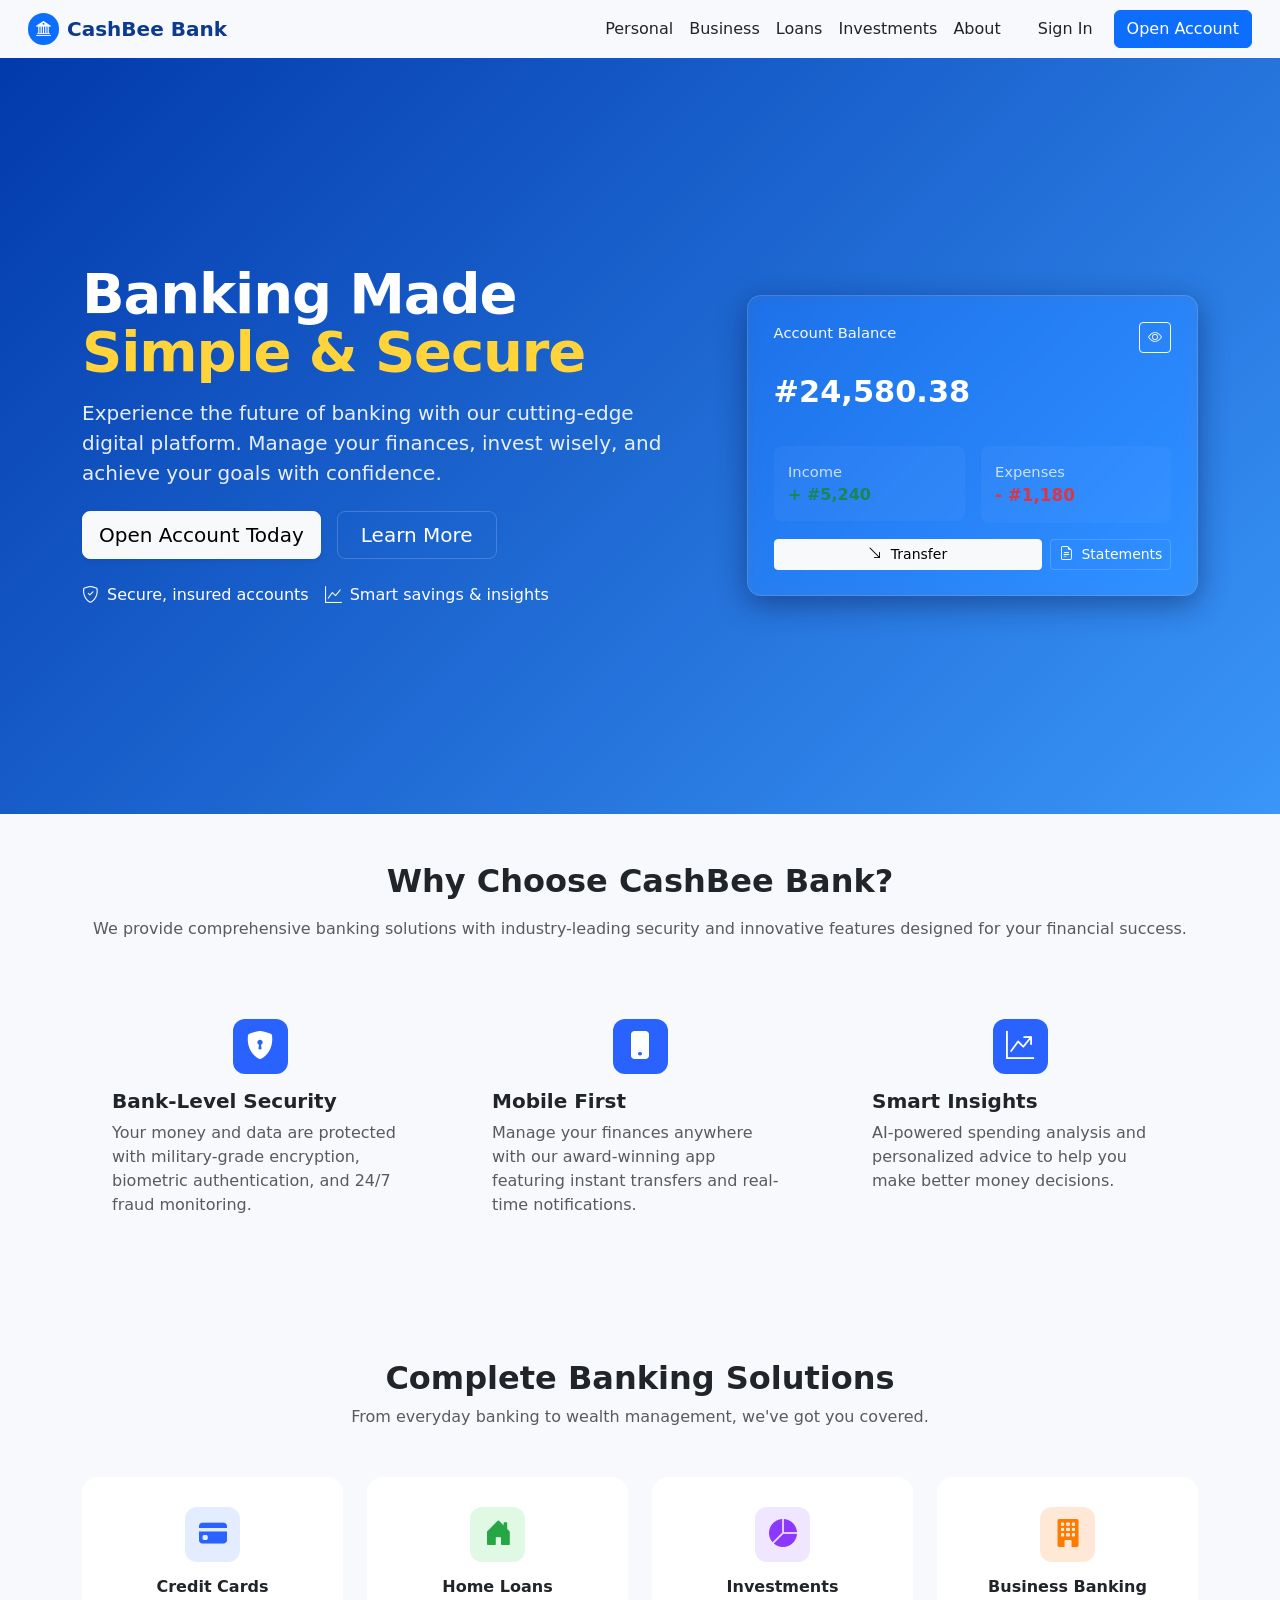
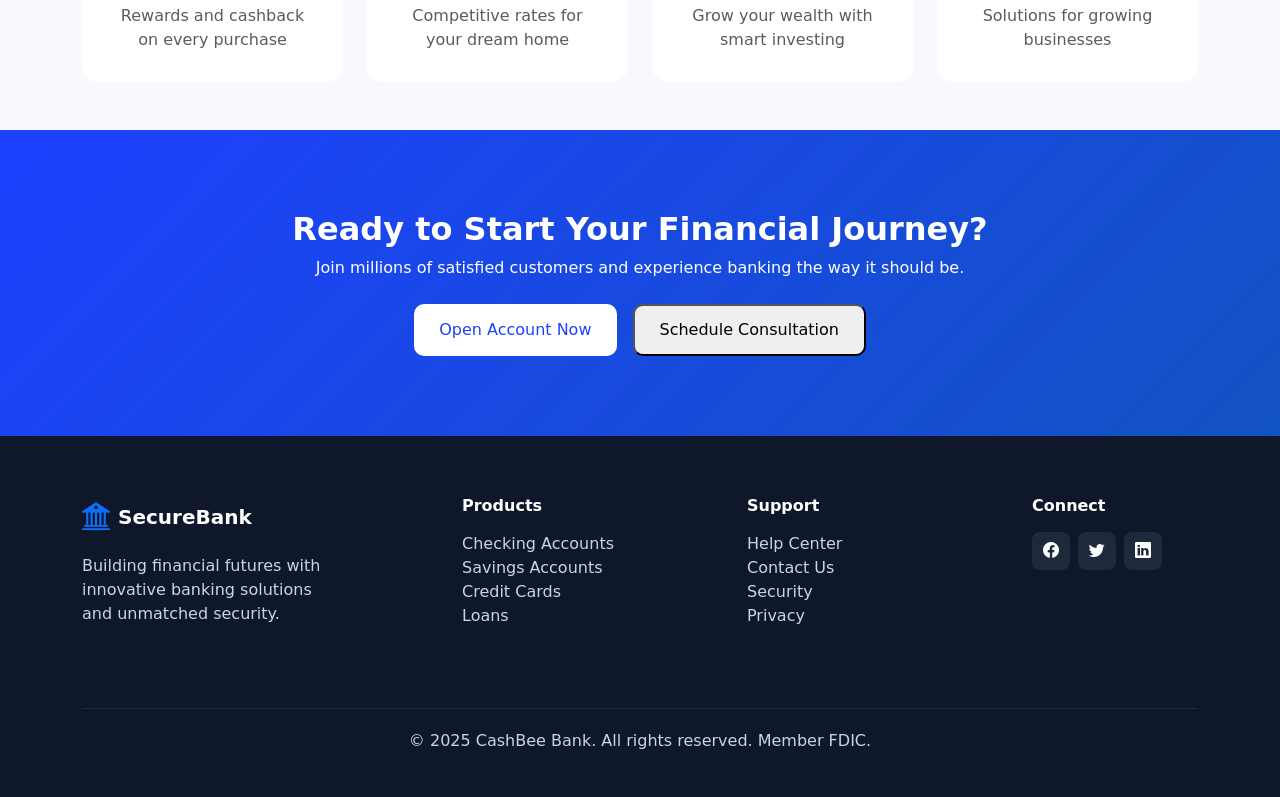
<file: index.html>
<!doctype html>
<html lang="en">
<head>
  <meta charset="utf-8" />
  <meta name="viewport" content="width=device-width, initial-scale=1" />
  <title>CashBee Bank </title>
    <link rel="icon" type="image/svg+xml" href="..//" />
  <link href="https://cdn.jsdelivr.net/npm/bootstrap@5.3.2/dist/css/bootstrap.min.css" rel="stylesheet">

  <link href="https://cdn.jsdelivr.net/npm/bootstrap-icons@1.11.3/font/bootstrap-icons.css" rel="stylesheet">
<link rel="stylesheet" href="style.css">
 
</head>
<body>
  <!-- Top nav -->
  <nav class="navbar navbar-expand-lg navbar-light px-3" aria-label="Top navigation">
    <div class="container-fluid">
      <a class="navbar-brand d-flex align-items-center gap-2" href="index.html">
        <span class="badge bg-primary rounded-pill p-2"><i class="bi bi-bank2"></i></span>
        <span class="fw-bold text-dark" style="color:#0b3a8f !important">CashBee Bank</span>
      </a>

      <button class="navbar-toggler" type="button" data-bs-toggle="collapse" data-bs-target="#mainNav" aria-controls="mainNav" aria-expanded="false" aria-label="Toggle navigation">
        <span class="navbar-toggler-icon"></span>
      </button>

      <div class="collapse navbar-collapse justify-content-end" id="mainNav">
        <ul class="navbar-nav align-items-center me-3">
          <li class="nav-item"><a class="nav-link text-dark" href="#">Personal</a></li>
          <li class="nav-item"><a class="nav-link text-dark" href="#">Business</a></li>
          <li class="nav-item"><a class="nav-link text-dark" href="#">Loans</a></li>
          <li class="nav-item"><a class="nav-link text-dark" href="#">Investments</a></li>
          <li class="nav-item"><a class="nav-link text-dark" href="#">About</a></li>
        </ul>

        <div class="d-flex gap-2">
          <a class="btn btn-link text-dark text-decoration-none" href="./signin_page/signin.html">Sign In</a>
          <a class="btn btn-primary" href="./sign up page/sign_up.html" role="button">Open Account</a>
        </div>
      </div>
    </div>
  </nav>

  <!-- HERO -->
  <header class="hero">
    <div class="container">
      <div class="row align-items-center">
        <!-- LEFT: text -->
        <div class="col-lg-7 col-md-8 fade-up">
          <h1 class="display-4">
            Banking Made<br />
            <span class="highlight">Simple &amp; Secure</span>
          </h1>

          <p class="lead">
            Experience the future of banking with our cutting-edge digital platform. Manage your finances, invest wisely, and achieve your goals with confidence.
          </p>

          <div class="d-flex gap-3 cta-group">
            <a href="./sign up page/sign up.html" class="btn btn-light btn-lg shadow-sm">Open Account Today</a>
            <a href="#" class="btn btn-outline-soft btn-lg">Learn More</a>
          </div>

          <!-- small proofs -->
          <div class="d-flex gap-3 mt-4 small-muted">
            <div class="d-flex align-items-center">
              <i class="bi bi-shield-check me-2" style="font-size:1.05rem"></i> Secure, insured accounts
            </div>
            <div class="d-flex align-items-center">
              <i class="bi bi-graph-up me-2" style="font-size:1.05rem"></i> Smart savings & insights
            </div>
          </div>
        </div>

        <!-- RIGHT: account card -->
        <div class="col-lg-5 col-md-4">
          <div class="card-wrapper">
            <div class="account-card fade-up">
              <div class="d-flex justify-content-between align-items-start">
                <div>
                  <div class="small-muted text-light">Account Balance</div>
                </div>
                <div>
                  <button class="btn btn-sm btn-outline-light" aria-pressed="false" title="Toggle balance visibility">
                    <i class="bi bi-eye"></i>
                  </button>
                </div>
              </div>

              <div class="mt-3 account-balance">
                #24,580.38
              </div>

              <div class="row mt-3 g-3">
                <div class="col-6">
                  <div class="stat-box bg-tertiary">
                    <div class="small-muted ">Income</div>
                    <div class="fw-bold  text-success">+ #5,240</div>
                  </div>
                </div>
                <div class="col-6">
                  <div class="stat-box b">
                    <div class="small-muted">Expenses</div>
                    <div class="stat-amount text-danger">- #1,180</div>
                  </div>
                </div>
              </div>

              <div class="mt-3 d-flex gap-2">
                <a class="btn btn-sm btn-light flex-grow-1" href="#"><i class="bi bi-arrow-down-right me-1"></i> Transfer</a>
                <a class="btn btn-sm btn-outline-soft" href="#"><i class="bi bi-file-earmark-text me-1"></i> Statements</a>
              </div>
            </div> <!-- account card -->
          </div>
        </div>

      </div> <!-- row -->
    </div> <!-- container -->
  </header>
  <section class="py-5 text-center bg-tertiary">
    <div class="container">

        <h2 class="fw-bold mb-3">Why Choose CashBee Bank?</h2>
        <p class="text-muted mb-5">
            We provide comprehensive banking solutions with industry-leading security and
            innovative features designed for your financial success.
        </p>

        <div class="row g-4">

            <!-- Bank-Level Security -->
            <div class="col-md-4">
                <div class="feature-card text-start">
                    <div class="icon-box">
                        <i class="bi bi-shield-lock-fill"></i>
                    </div>
                    <h5 class="fw-bold">Bank-Level Security</h5>
                    <p class="text-muted">
                        Your money and data are protected with military-grade encryption,
                        biometric authentication, and 24/7 fraud monitoring.
                    </p>
                </div>
            </div>

            <!-- Mobile First -->
            <div class="col-md-4">
                <div class="feature-card text-start">
                    <div class="icon-box">
                        <i class="bi bi-phone-fill"></i>
                    </div>
                    <h5 class="fw-bold">Mobile First</h5>
                    <p class="text-muted">
                        Manage your finances anywhere with our award-winning app featuring
                        instant transfers and real-time notifications.
                    </p>
                </div>
            </div>

            <!-- Smart Insights -->
            <div class="col-md-4 ">
                <div class="feature-card text-start">
                    <div class="icon-box">
                        <i class="bi bi-graph-up-arrow"></i>
                    </div>
                    <h5 class="fw-bold">Smart Insights</h5>
                    <p class="text-muted">
                        AI-powered spending analysis and personalized advice to help you
                        make better money decisions.
                    </p>
                </div>
            </div>

        </div>

    </div>
</section>
<section class="py-5 text-center">
    <div class="container">

        <h2 class="fw-bold mb-2 fade-up">Complete Banking Solutions</h2>
        <p class="text-muted mb-5 fade-up delay-1">
            From everyday banking to wealth management, we've got you covered.
        </p>

        <div class="row g-4">

            <!-- Credit Cards -->
            <div class="col-md-3 col-sm-6 fade-up delay-1">
                <div class="solution-card">
                    <div class="icon-box bg-blue">
                        <i class="bi bi-credit-card-fill"></i>
                    </div>
                    <h6 class="fw-bold">Credit Cards</h6>
                    <p class="text-muted mb-0">Rewards and cashback on every purchase</p>
                </div>
            </div>

            <!-- Home Loans -->
            <div class="col-md-3 col-sm-6 fade-up delay-2">
                <div class="solution-card">
                    <div class="icon-box bg-green">
                        <i class="bi bi-house-door-fill"></i>
                    </div>
                    <h6 class="fw-bold">Home Loans</h6>
                    <p class="text-muted mb-0">Competitive rates for your dream home</p>
                </div>
            </div>

            <!-- Investments -->
            <div class="col-md-3 col-sm-6 fade-up delay-3">
                <div class="solution-card">
                    <div class="icon-box bg-purple">
                        <i class="bi bi-pie-chart-fill"></i>
                    </div>
                    <h6 class="fw-bold">Investments</h6>
                    <p class="text-muted mb-0">Grow your wealth with smart investing</p>
                </div>
            </div>

            <!-- Business Banking -->
            <div class="col-md-3 col-sm-6 fade-up delay-4">
                <div class="solution-card">
                    <div class="icon-box bg-orange">
                        <i class="bi bi-building-fill"></i>
                    </div>
                    <h6 class="fw-bold">Business Banking</h6>
                    <p class="text-muted mb-0">Solutions for growing businesses</p>
                </div>
            </div>

        </div>

    </div>
</section>


<!-- CTA Section -->
<section class="cta-section text-center">
    <h2 class="fw-bold fade-up">Ready to Start Your Financial Journey?</h2>
    <p class="fade-up delay-1">
        Join millions of satisfied customers and experience banking the way it should be.
    </p>

    <div class="mt-4 fade-up delay-2 d-flex justify-content-center gap-3 flex-wrap">
        <button id="but" class="cta-btn btn-primary border-0">Open Account Now</button>
        <button class="cta-btn btn-outline-light">Schedule Consultation</button>
    </div>
</section>

<!-- Footer -->
<footer>
    <div class="container pb-4">
        <div class="row">

            <!-- Logo & Description -->
            <div class="col-md-4 mb-4 fade-up">
                <div class="d-flex align-items-center mb-3">
                    <i class="bi bi-bank2 fs-3 me-2 text-primary"></i>
                    <h5 class="text-white fw-bold mb-0">SecureBank</h5>
                </div>
                <p style="max-width: 260px;">
                    Building financial futures with innovative banking solutions and
                    unmatched security.
                </p>
            </div>

            <!-- Products -->
            <div class="col-md-3 mb-4 fade-up delay-1">
                <h6>Products</h6>
                <ul class="list-unstyled mt-3">
                    <li><a href="#">Checking Accounts</a></li>
                    <li><a href="#">Savings Accounts</a></li>
                    <li><a href="#">Credit Cards</a></li>
                    <li><a href="#">Loans</a></li>
                </ul>
            </div>

            <!-- Support -->
            <div class="col-md-3 mb-4 fade-up delay-2">
                <h6>Support</h6>
                <ul class="list-unstyled mt-3">
                    <li><a href="#">Help Center</a></li>
                    <li><a href="#">Contact Us</a></li>
                    <li><a href="#">Security</a></li>
                    <li><a href="#">Privacy</a></li>
                </ul>
            </div>

            <!-- Social -->
            <div class="col-md-2 mb-4 fade-up delay-3">
                <h6>Connect</h6>
                <div class="d-flex gap-2 mt-3">
                    <a class="social-icon" href="#"><i class="bi bi-facebook"></i></a>
                    <a class="social-icon" href="#"><i class="bi bi-twitter"></i></a>
                    <a class="social-icon" href="#"><i class="bi bi-linkedin"></i></a>
                </div>
            </div>

        </div>

    
        <div class="footer-bottom fade-up delay-3">
            <span>© 2025 CashBee Bank. All rights reserved. Member FDIC.</span>
        </div>
    </div>




  <script src="https://cdn.jsdelivr.net/npm/bootstrap@5.3.2/dist/js/bootstrap.bundle.min.js"></script>
</body>
</html>
</file>
<file: style.css>
:root{
      --accent-yellow: #FFD43B;
      --deep-blue-1: #1647b6;
      --deep-blue-2: #1f4cff;
      --muted-white: rgba(255,255,255,0.95);
    }
   .hero {
      min-height: 84vh;
      display: flex;
      align-items: center;
      background: linear-gradient(135deg, #023aab, #3a96f9);
      background-size: cover;
      background-position: center right;
      color: white;
      padding-top: 2.5rem;
      padding-bottom: 2.5rem;
    }


    .hero h1 {
      font-weight: 800;
      line-height: 1.05;
      letter-spacing: -0.02em;
      color: #fff;
    }

    .hero .highlight {
      color: var(--accent-yellow);
      display: inline-block;
    }

    .hero p.lead {
      color: rgba(255,255,255,0.9);
      max-width: 46ch;
      margin-top: 1rem;
      margin-bottom: 1.4rem;
    }

    .cta-group .btn {
      min-width: 160px;
    }


    .account-card {
      background: rgba(255,255,255,0.06);
      border: 1px solid rgba(255,255,255,0.12);
      border-radius: 14px;
      padding: 1.6rem;
      backdrop-filter: blur(8px) saturate(120%);
      -webkit-backdrop-filter: blur(8px) saturate(120%);
      box-shadow: 0 8px 30px rgba(8,20,60,0.45);
      color: #fff;
    }

    .account-card .account-balance {
      font-size: 1.9rem;
      font-weight: 700;
    }

    .account-card .small-muted {
      color: rgba(255,255,255,0.75);
      font-size: .92rem;
    }

    .stat-box {
      background: rgba(255,255,255,0.03);
      padding: 0.9rem;
      border-radius: 8px;
      text-align: left;
    }

    .stat-amount {
      font-weight: 600;
      font-size: 1.05rem;
    }

    /* Place the card nicely on larger screens */
    .card-wrapper {
      position: relative;
      margin-top: 1.2rem;
    }

    /* Adjust for small screens */
    @media (max-width: 991.98px) {
      .hero {
        background-position: center;
        padding-top: 3rem;
        padding-bottom: 3rem;
      }
      .account-card {
        margin-top: 1.2rem;
      }
    }

    /* Slight spacing for nav area */
    .topbar {
      height: 72px;
      display:flex;
      align-items:center;
      background: transparent;
    }

    /* subtle button style for second button */
    .btn-outline-soft {
      color: #fff;
      border-color: rgba(255,255,255,0.18);
      background: transparent;
    }
    .btn-outline-soft:hover {
      background: rgba(255,255,255,0.06);
      border-color: rgba(255,255,255,0.28);
    }

            .feature-card {
            background: #f8f9fc;
            border-radius: 16px;
            padding: 30px;
            transition: 0.3s ease;
            height: 100%;
        }
        .feature-card:hover {
            transform: translateY(-5px);
            box-shadow: 0 8px 18px rgba(0,0,0,0.08);
        }
        .icon-box {
            background: #2962ff;
            width: 60px;
            height: 60px;
            border-radius: 12px;
            display: flex;
            align-items: center;
            justify-content: center;
            color: white;
            font-size: 28px;
            margin-bottom: 20px;
        }

               body {
            background: #f8f9fc;
        }

        /* Fade-up animation */
        @keyframes fadeUp {
            0% {
                opacity: 0;
                transform: translateY(20px);
            }
            100% {
                opacity: 1;
                transform: translateY(0);
            }
        }

        .fade-up {
            opacity: 0;
            animation: fadeUp 0.9s ease forwards;
        }

        .delay-1 { animation-delay: 0.2s; }
        .delay-2 { animation-delay: 0.35s; }
        .delay-3 { animation-delay: 0.5s; }
        .delay-4 { animation-delay: 0.65s; }

        .solution-card {
            background: #ffffff;
            border-radius: 16px;
            padding: 30px;
            transition: 0.3s ease;
            height: 100%;
        }
        .solution-card:hover {
            transform: translateY(-5px);
            box-shadow: 0 8px 20px rgba(0,0,0,0.08);
        }

        .icon-box {
            width: 55px;
            height: 55px;
            border-radius: 12px;
            display: flex;
            align-items: center;
            justify-content: center;
            margin: 0 auto 15px;
            font-size: 28px;
        }

        .bg-blue { background: #e4edff; color: #2962ff; }
        .bg-green { background: #dff9e5; color: #26a645; }
        .bg-purple { background: #f0e6ff; color: #8b38ff; }
        .bg-orange { background: #ffe8d6; color: #ff7a00; }

        .cta-section {
            background: linear-gradient(135deg, #1e40ff, #1253c2);
            padding: 80px 20px;
            color: #fff;
        }
        .cta-btn {
            padding: 12px 25px;
            border-radius: 10px;
            font-weight: 500;
            cursor: pointer;
            transition: 0.3s ease;
        }
        .cta-btn.btn-primary {
            background: #fff;
            color: #1e40ff;
        }
        .cta-btn.btn-primary:hover {
            background: #eef2ff;
        }
        .cta-btn.btn-outline-light:hover {
            background: rgba(255,255,255,0.1);
        }

        /* Footer */
        footer {
            background: #0f172a;
            color: #cbd5e1;
            padding-top: 60px;
        }
        footer h6 {
            color: #fff;
            font-weight: 600;
        }
        footer a {
            color: #cbd5e1;
            text-decoration: none;
        }
        footer a:hover {
            color: #fff;
        }
        .social-icon {
            width: 38px;
            height: 38px;
            background: #1e293b;
            border-radius: 8px;
            display: inline-flex;
            align-items: center;
            justify-content: center;
            color: #fff;
            transition: 0.3s;
        }
        .social-icon:hover {
            background: #334155;
        }
        .footer-bottom {
            border-top: 1px solid #1e293b;
            margin-top: 40px;
            padding: 20px 0;
            text-align: center;
        }
</file>
